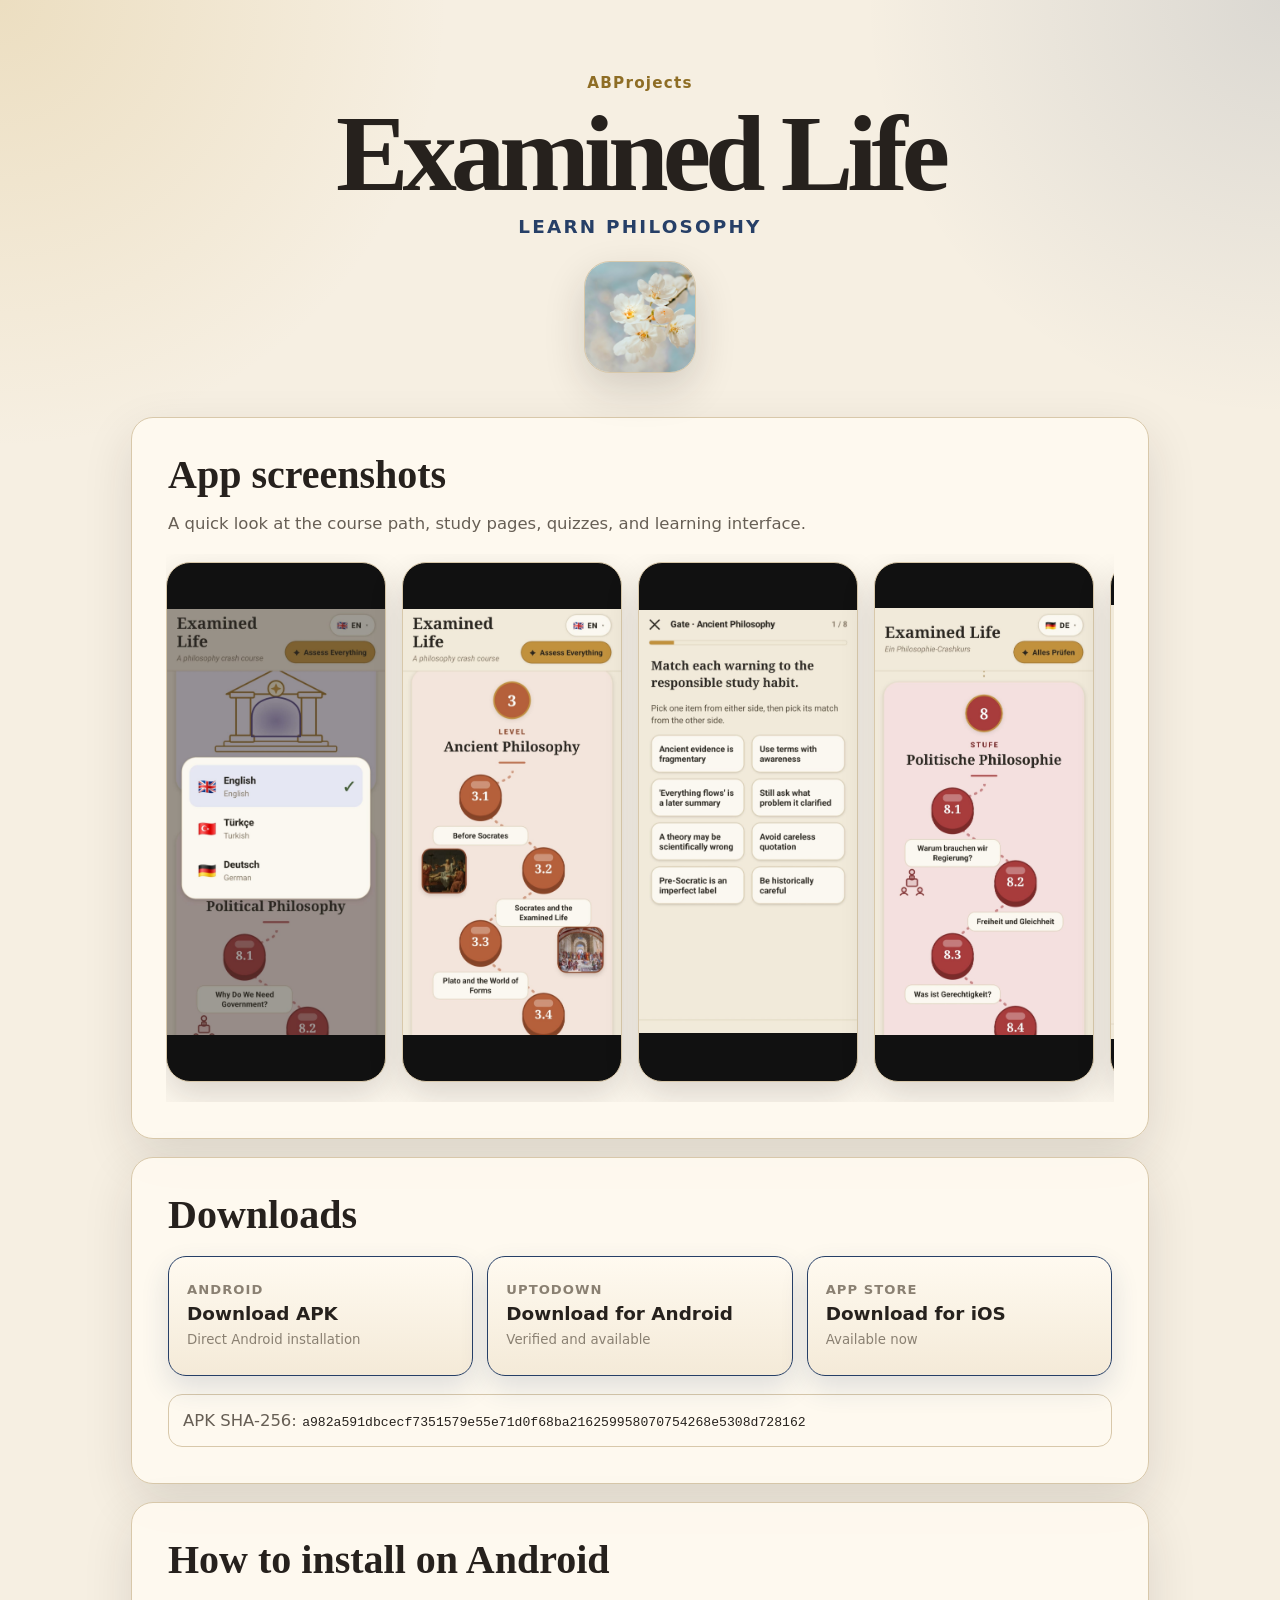
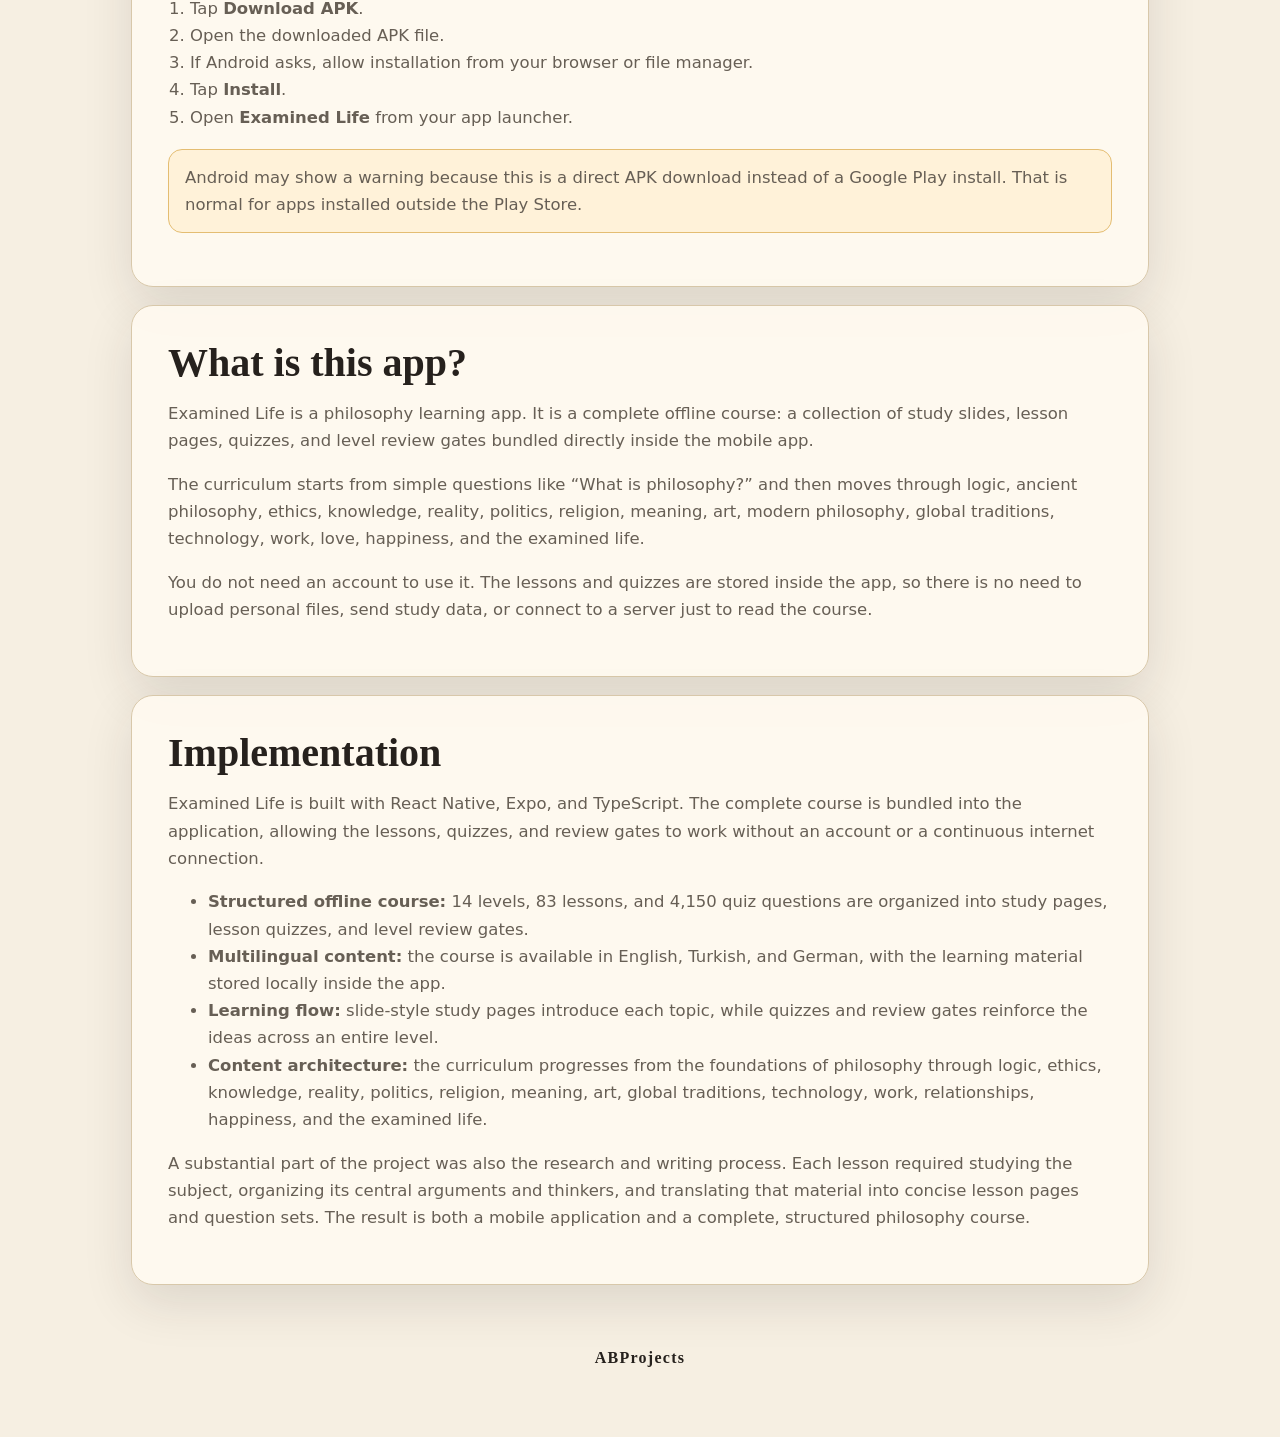
<file: index.html>
<!doctype html>
<html lang="en">
<head>
  <meta charset="utf-8" />
  <meta name="viewport" content="width=device-width, initial-scale=1" />
  <title>Examined Life: Learn Philosophy</title>
  <meta name="description" content="Download Examined Life, an offline philosophy learning app available as a direct Android APK, through Uptodown, and on the App Store." />
  <link rel="stylesheet" href="styles.css" />
</head>
<body>
  <main class="page">
    <section class="hero">
      <p class="brand">ABProjects</p>
      <h1>Examined Life</h1>
      <p class="subtitle">Learn Philosophy</p>
      <img class="app-icon" src="assets/images/app-icon.png" alt="Examined Life app icon" />
    </section>

    <section class="card screenshots-card">
      <h2>App screenshots</h2>
      <p class="section-text">
        A quick look at the course path, study pages, quizzes, and learning interface.
      </p>

      <div class="screenshot-strip" aria-label="Examined Life screenshots">
          <img src="assets/screenshots/screenshot-01.jpg" alt="Examined Life app screenshot 1" loading="lazy" />
          <img src="assets/screenshots/screenshot-02.jpg" alt="Examined Life app screenshot 2" loading="lazy" />
          <img src="assets/screenshots/screenshot-03.jpg" alt="Examined Life app screenshot 3" loading="lazy" />
          <img src="assets/screenshots/screenshot-04.jpg" alt="Examined Life app screenshot 4" loading="lazy" />
          <img src="assets/screenshots/screenshot-05.jpg" alt="Examined Life app screenshot 5" loading="lazy" />
          <img src="assets/screenshots/screenshot-06.jpg" alt="Examined Life app screenshot 6" loading="lazy" />
          <img src="assets/screenshots/screenshot-07.jpg" alt="Examined Life app screenshot 7" loading="lazy" />
          <img src="assets/screenshots/screenshot-08.jpg" alt="Examined Life app screenshot 8" loading="lazy" />
          <img src="assets/screenshots/screenshot-09.jpg" alt="Examined Life app screenshot 9" loading="lazy" />
          <img src="assets/screenshots/screenshot-10.jpg" alt="Examined Life app screenshot 10" loading="lazy" />
      </div>
    </section>

    <section class="card downloads-card" aria-labelledby="downloads-title">
      <h2 id="downloads-title">Downloads</h2>

      <div class="download-list">
        <a class="download available" href="https://github.com/alibaki89/Examined-Life/releases/download/v1.0.0/ExaminedLife-Android-v1.0.0.apk">
          <span>Android</span>
          <strong>Download APK</strong>
          <small>Direct Android installation</small>
        </a>

        <a class="download available" href="https://examined-life-learn-philosophy.en.uptodown.com/android" target="_blank" rel="noopener noreferrer">
          <span>Uptodown</span>
          <strong>Download for Android</strong>
          <small>Verified and available</small>
        </a>

        <a class="download available" href="https://apps.apple.com/us/app/examined-life-philosophy/id6783119761" target="_blank" rel="noopener noreferrer">
          <span>App Store</span>
          <strong>Download for iOS</strong>
          <small>Available now</small>
        </a>
      </div>

      <p class="checksum">
        APK SHA-256:
        <code>a982a591dbcecf7351579e55e71d0f68ba216259958070754268e5308d728162</code>
      </p>
    </section>

    <section class="card">
      <h2>How to install on Android</h2>

      <ol class="steps">
        <li>Tap <strong>Download APK</strong>.</li>
        <li>Open the downloaded APK file.</li>
        <li>If Android asks, allow installation from your browser or file manager.</li>
        <li>Tap <strong>Install</strong>.</li>
        <li>Open <strong>Examined Life</strong> from your app launcher.</li>
      </ol>

      <p class="note">
        Android may show a warning because this is a direct APK download instead of a Google Play install.
        That is normal for apps installed outside the Play Store.
      </p>
    </section>

    <section class="card">
      <h2>What is this app?</h2>

      <p>
        Examined Life is a philosophy learning app. It is a complete offline course:
        a collection of study slides, lesson pages, quizzes, and level review gates bundled directly inside the mobile app.
      </p>

      <p>
        The curriculum starts from simple questions like “What is philosophy?” and then moves through logic,
        ancient philosophy, ethics, knowledge, reality, politics, religion, meaning, art, modern philosophy,
        global traditions, technology, work, love, happiness, and the examined life.
      </p>

      <p>
        You do not need an account to use it. The lessons and quizzes are stored inside the app, so there is
        no need to upload personal files, send study data, or connect to a server just to read the course.
      </p>
    </section>

    <section class="card" id="implementation">
      <h2>Implementation</h2>

      <p>
        Examined Life is built with React Native, Expo, and TypeScript. The complete course is bundled into
        the application, allowing the lessons, quizzes, and review gates to work without an account or a
        continuous internet connection.
      </p>

      <ul class="implementation-list">
        <li>
          <strong>Structured offline course:</strong> 14 levels, 83 lessons, and 4,150 quiz questions are
          organized into study pages, lesson quizzes, and level review gates.
        </li>
        <li>
          <strong>Multilingual content:</strong> the course is available in English, Turkish, and German,
          with the learning material stored locally inside the app.
        </li>
        <li>
          <strong>Learning flow:</strong> slide-style study pages introduce each topic, while quizzes and
          review gates reinforce the ideas across an entire level.
        </li>
        <li>
          <strong>Content architecture:</strong> the curriculum progresses from the foundations of philosophy
          through logic, ethics, knowledge, reality, politics, religion, meaning, art, global traditions,
          technology, work, relationships, happiness, and the examined life.
        </li>
      </ul>

      <p>
        A substantial part of the project was also the research and writing process. Each lesson required
        studying the subject, organizing its central arguments and thinkers, and translating that material
        into concise lesson pages and question sets. The result is both a mobile application and a complete,
        structured philosophy course.
      </p>
    </section>

    <footer class="footer">
      <p>ABProjects</p>
    </footer>
  </main>
</body>
</html>
</file>
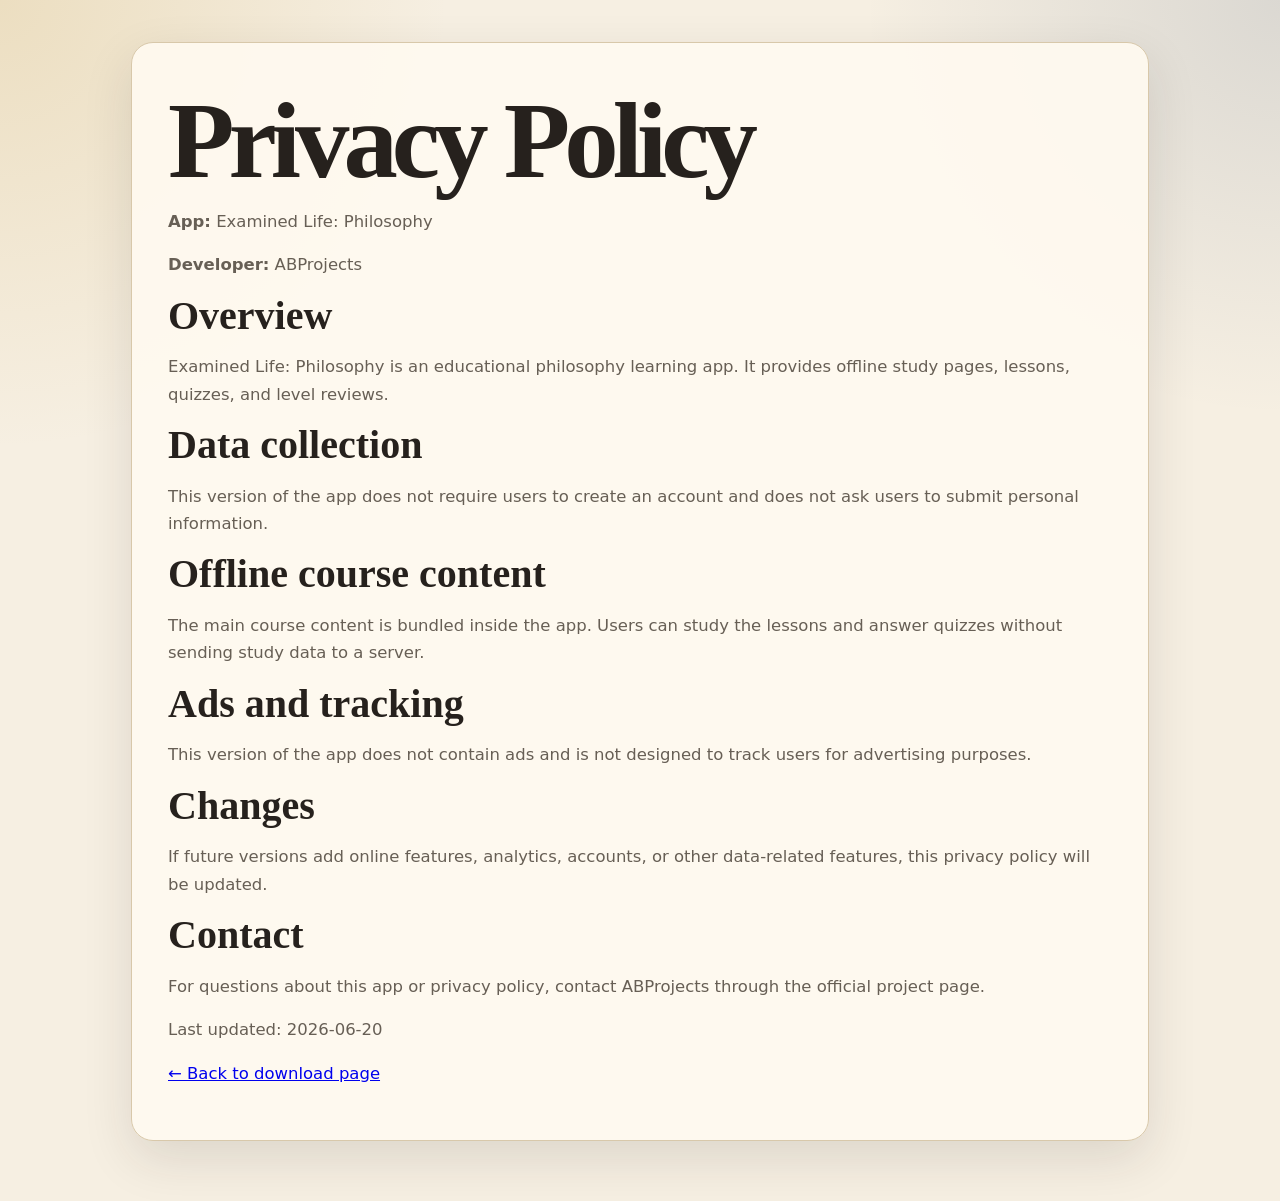
<file: privacy.html>
<!doctype html>
<html lang="en">
<head>
  <meta charset="utf-8" />
  <meta name="viewport" content="width=device-width, initial-scale=1" />
  <title>Privacy Policy — Examined Life</title>
  <meta name="description" content="Privacy policy for Examined Life: Philosophy." />
  <link rel="stylesheet" href="styles.css" />
</head>
<body>
  <main class="page">
    <section class="card">
      <h1>Privacy Policy</h1>

      <p><strong>App:</strong> Examined Life: Philosophy</p>
      <p><strong>Developer:</strong> ABProjects</p>

      <h2>Overview</h2>
      <p>
        Examined Life: Philosophy is an educational philosophy learning app.
        It provides offline study pages, lessons, quizzes, and level reviews.
      </p>

      <h2>Data collection</h2>
      <p>
        This version of the app does not require users to create an account and does not ask users to submit personal information.
      </p>

      <h2>Offline course content</h2>
      <p>
        The main course content is bundled inside the app. Users can study the lessons and answer quizzes without sending study data to a server.
      </p>

      <h2>Ads and tracking</h2>
      <p>
        This version of the app does not contain ads and is not designed to track users for advertising purposes.
      </p>

      <h2>Changes</h2>
      <p>
        If future versions add online features, analytics, accounts, or other data-related features, this privacy policy will be updated.
      </p>

      <h2>Contact</h2>
      <p>
        For questions about this app or privacy policy, contact ABProjects through the official project page.
      </p>

      <p class="small-note">Last updated: 2026-06-20</p>

      <p><a href="index.html">← Back to download page</a></p>
    </section>
  </main>
</body>
</html>
</file>
<file: styles.css>
:root {
  --bg: #f6efe2;
  --paper: #fffaf0;
  --ink: #26211d;
  --soft: #675f55;
  --muted: #8a8072;
  --rule: #d8c8aa;
  --gold: #c8a24a;
  --gold-dark: #8e6d25;
  --blue: #263f67;
  --white: #ffffff;
  --radius: 22px;
  --shadow: 0 18px 50px rgba(38, 33, 29, 0.12);
}

* {
  box-sizing: border-box;
}

html {
  scroll-behavior: smooth;
}

body {
  margin: 0;
  background:
    radial-gradient(circle at top left, rgba(200, 162, 74, 0.22), transparent 28rem),
    radial-gradient(circle at top right, rgba(38, 63, 103, 0.13), transparent 26rem),
    var(--bg);
  color: var(--ink);
  font-family: Inter, ui-sans-serif, system-ui, -apple-system, BlinkMacSystemFont, "Segoe UI", sans-serif;
}

.page {
  width: min(1050px, 100%);
  margin: 0 auto;
  padding: 24px 16px 42px;
}

.hero {
  text-align: center;
  padding: 50px 10px 22px;
}

.brand {
  margin: 0;
  color: var(--gold-dark);
  font-weight: 900;
  letter-spacing: 0.08em;
  font-size: 0.95rem;
}

h1 {
  margin: 12px 0 0;
  font-family: Georgia, "Times New Roman", serif;
  font-size: clamp(3rem, 9vw, 6.8rem);
  line-height: 0.92;
  letter-spacing: -0.055em;
}

.subtitle {
  margin: 12px 0 0;
  color: var(--blue);
  font-weight: 900;
  letter-spacing: 0.12em;
  text-transform: uppercase;
  font-size: clamp(0.95rem, 2.4vw, 1.15rem);
}

.app-icon {
  width: 112px;
  height: 112px;
  object-fit: cover;
  border-radius: 26px;
  margin-top: 24px;
  border: 1px solid var(--rule);
  box-shadow: 0 16px 40px rgba(38, 33, 29, 0.16);
  background: var(--paper);
}

.card {
  background: rgba(255, 250, 240, 0.92);
  border: 1px solid var(--rule);
  border-radius: var(--radius);
  box-shadow: var(--shadow);
  padding: clamp(22px, 4vw, 36px);
  margin: 18px 0;
}

.card h2 {
  margin: 0 0 14px;
  font-family: Georgia, "Times New Roman", serif;
  font-size: clamp(1.8rem, 4vw, 2.5rem);
  line-height: 1.05;
}

.card p,
.card li {
  color: var(--soft);
  line-height: 1.65;
  font-size: 1.03rem;
}

.section-text {
  margin-top: 0;
}

.screenshots-card {
  overflow: hidden;
}

.screenshot-strip {
  display: grid;
  grid-auto-flow: column;
  grid-auto-columns: minmax(220px, 260px);
  gap: 16px;
  overflow-x: auto;
  overflow-y: hidden;
  padding: 8px 2px 20px;
  margin: 10px -2px 0;
  scroll-snap-type: x mandatory;
  scrollbar-width: thin;
  -webkit-overflow-scrolling: touch;
}

.screenshot-strip img {
  width: 100%;
  height: 520px;
  object-fit: contain;
  border-radius: 24px;
  border: 1px solid var(--rule);
  background: #111;
  box-shadow: 0 14px 34px rgba(38, 33, 29, 0.16);
  scroll-snap-align: start;
}

.downloads-card {
  margin-top: 18px;
}

.download-list {
  display: grid;
  grid-template-columns: repeat(3, 1fr);
  gap: 14px;
  margin-top: 20px;
}

.download {
  min-height: 120px;
  border-radius: 18px;
  border: 1px solid var(--rule);
  padding: 18px;
  display: grid;
  align-content: center;
  text-decoration: none;
  background: var(--paper);
}

.download span {
  color: var(--muted);
  font-size: 0.82rem;
  font-weight: 900;
  letter-spacing: 0.08em;
  text-transform: uppercase;
}

.download strong {
  color: var(--ink);
  font-size: 1.15rem;
  margin-top: 6px;
}

.download small {
  color: var(--muted);
  margin-top: 7px;
  line-height: 1.35;
}

.download.available {
  border-color: var(--blue);
  background: linear-gradient(180deg, #fffaf0, #f4ead8);
  box-shadow: 0 12px 28px rgba(38, 63, 103, 0.14);
}

.download.available:hover {
  transform: translateY(-2px);
}

.download.soon {
  opacity: 0.72;
}

.checksum {
  margin: 18px 0 0;
  padding: 12px 14px;
  border: 1px solid var(--rule);
  border-radius: 14px;
  background: rgba(255, 250, 240, 0.72);
  color: var(--soft);
  font-size: 0.9rem;
  line-height: 1.55;
  word-break: break-word;
}

.checksum code {
  color: var(--ink);
  font-size: 0.82rem;
}

.steps {
  margin: 14px 0 0;
  padding-left: 22px;
}

.note {
  margin-top: 18px;
  padding: 14px 16px;
  border: 1px solid #e4bd72;
  border-radius: 14px;
  background: #fff2d9;
}

.footer {
  text-align: center;
  padding: 30px 0 12px;
  color: var(--ink);
  font-family: Georgia, "Times New Roman", serif;
  font-weight: 800;
  letter-spacing: 0.08em;
}

@media (max-width: 820px) {
  .download-list {
    grid-template-columns: 1fr 1fr;
  }

  .hero {
    padding-top: 38px;
  }
}

@media (max-width: 560px) {
  .page {
    padding: 18px 12px 34px;
  }

  .download-list {
    grid-template-columns: 1fr;
  }

  .card {
    border-radius: 18px;
  }

  .app-icon {
    width: 96px;
    height: 96px;
    border-radius: 22px;
  }
}
</file>
